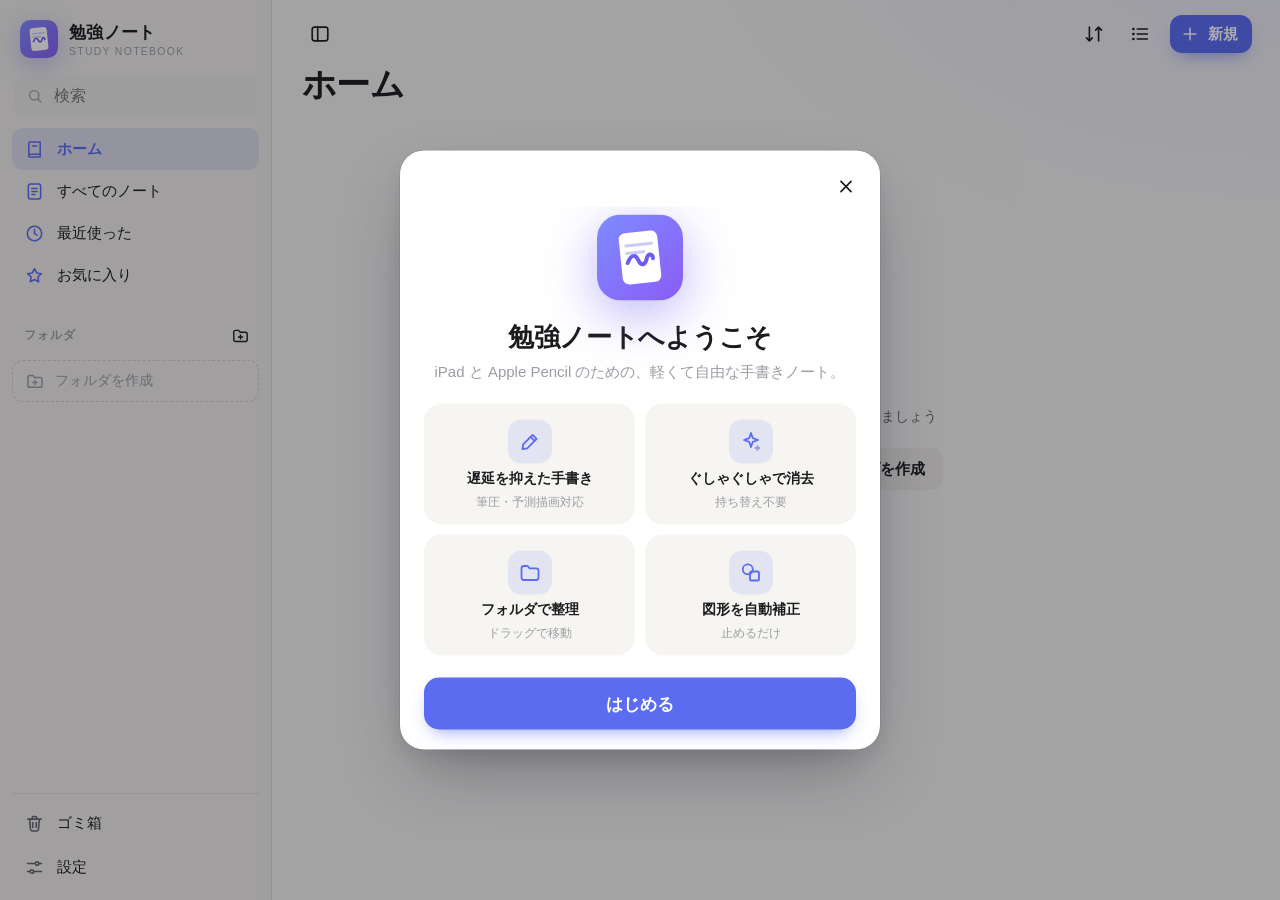
<file: index.html>
<!doctype html>
<html lang="ja" data-theme="light">
<head>
  <meta charset="utf-8">
  <meta name="viewport" content="width=device-width, initial-scale=1, maximum-scale=1, user-scalable=no, viewport-fit=cover">
  <meta name="apple-mobile-web-app-capable" content="yes">
  <meta name="mobile-web-app-capable" content="yes">
  <meta name="apple-mobile-web-app-status-bar-style" content="default">
  <meta name="apple-mobile-web-app-title" content="ノート">
  <meta name="application-name" content="勉強ノート">
  <meta name="theme-color" content="#f4f3ef">
  <meta name="format-detection" content="telephone=no">
  <meta name="description" content="iPad と Apple Pencil のための手書きノート">
  <title>勉強ノート</title>
  <link rel="manifest" href="manifest.webmanifest">
  <link rel="apple-touch-icon" href="icons/icon-180.png">
  <link rel="icon" type="image/png" sizes="192x192" href="icons/icon-192.png">
  <link rel="stylesheet" href="css/app.css">
  <script>
    // 起動時のちらつき防止（テーマを先に決める）
    try {
      var s = JSON.parse(localStorage.getItem('bn.settings.v1') || '{}');
      var dark = s.theme === 'dark' || ((!s.theme || s.theme === 'system') && matchMedia('(prefers-color-scheme: dark)').matches);
      document.documentElement.dataset.theme = dark ? 'dark' : 'light';
    } catch (e) {}
  </script>
</head>
<body>
  <div id="app">
    <div id="library" class="view"></div>
    <div id="editor" class="view" hidden></div>
  </div>
  <div id="overlay-root"></div>
  <div id="boot-fallback" hidden style="position:fixed;inset:0;z-index:10000;place-items:center;padding:24px;background:#f4f3ef;color:#1c1c1f;font:16px/1.6 -apple-system,BlinkMacSystemFont,sans-serif">
    <section style="width:min(440px,100%);padding:28px;border-radius:24px;background:#fff;box-shadow:0 16px 48px #0002;text-align:center">
      <h1 style="margin:0 0 12px;font-size:22px">アプリを起動できません</h1>
      <p style="margin:0 0 20px;color:#64646c">起動処理が完了しませんでした。修復・更新ページを開くと、保存データを残したままアプリを更新できます。</p>
      <pre id="boot-detail" hidden style="max-height:180px;overflow:auto;margin:0 0 16px;padding:12px;border-radius:12px;background:#f3f3f6;color:#41414a;text-align:left;white-space:pre-wrap;overflow-wrap:anywhere;font:12px/1.45 ui-monospace,SFMono-Regular,monospace"></pre>
      <button id="boot-reload" style="border:0;border-radius:14px;padding:12px 22px;background:#5b6cf0;color:#fff;font:600 15px -apple-system,BlinkMacSystemFont,sans-serif">再読み込み</button>
      <a href="recover-v1.6.5.html" style="display:block;margin-top:14px;color:#4d5fe4;font-weight:600">修復・更新ページを開く</a>
    </section>
  </div>
  <noscript>このアプリを使うには JavaScript を有効にしてください。</noscript>
  <script>
    // アプリ本体の起動に失敗しても、新しい Service Worker の確認だけは先に行う。
    try {
      if ('serviceWorker' in navigator && location.protocol !== 'file:') {
        navigator.serviceWorker.register('sw.js', { updateViaCache: 'none' })
          .then((registration) => registration.update().catch(() => {}))
          .catch(() => {});
      }
    } catch (e) {}
  </script>
  <script type="module" src="js/app.js?v=1.6.14"></script>
  <script>
    (() => {
      const root = document.documentElement;
      const fallback = document.getElementById('boot-fallback');
      const detail = document.getElementById('boot-detail');
      const showFallback = () => {
        if (root.classList.contains('ready')) return;
        if (detail.hidden && window.__appStartupStage) {
          detail.textContent = `応答が止まった処理: ${window.__appStartupStage}`;
          detail.hidden = false;
        }
        fallback.hidden = false;
        fallback.style.display = 'grid';
      };
      const describeFailure = (value) => {
        if (root.classList.contains('ready')) return;
        const err = value instanceof Error ? value : null;
        const message = err ? `${err.name}: ${err.message}` : String(value || '起動エラーの詳細を取得できませんでした');
        detail.textContent = (message + (err && err.stack ? `\n${err.stack}` : '')).slice(0, 1800);
        detail.hidden = false;
        showFallback();
      };
      document.getElementById('boot-reload').addEventListener('click', () => location.reload());
      window.addEventListener('error', (event) => {
        if (event.target && event.target !== window && event.target.tagName !== 'SCRIPT') return;
        describeFailure(event.error || event.message || (event.filename ? `Script load failed: ${event.filename}` : 'JavaScript error'));
      });
      window.addEventListener('unhandledrejection', (event) => describeFailure(event.reason));
      window.addEventListener('bn-startup-error', (event) => describeFailure(event.detail));
      const observer = new MutationObserver(() => {
        if (root.classList.contains('ready')) {
          fallback.hidden = true;
          observer.disconnect();
        }
      });
      observer.observe(root, { attributes: true, attributeFilter: ['class'] });
      setTimeout(showFallback, 12000);
    })();
  </script>
</body>
</html>
</file>
<file: css/app.css>
/* =========================================================
   勉強ノート — スタイル
   ========================================================= */
:root {
  --accent: #5b6cf0;
  --accent-rgb: 91, 108, 240;
  --bg: #f4f3ef;
  --side: #efede8;
  --surface: #ffffff;
  --surface-2: #f6f5f1;
  --surface-3: #ebe9e4;
  --text: #1c1c1f;
  --text-2: #64646c;
  --text-3: #9c9ca4;
  --line: rgba(24, 24, 32, 0.08);
  --line-2: rgba(24, 24, 32, 0.14);
  --hover: rgba(24, 24, 32, 0.05);
  --glass: rgba(250, 250, 247, 0.8);
  --pop-bg: rgba(255, 255, 255, 0.9);
  --desk: #e7e5df;
  --danger: #e5484d;
  --shadow-1: 0 1px 2px rgba(20, 20, 30, 0.06), 0 1px 1px rgba(20, 20, 30, 0.04);
  --shadow-2: 0 10px 26px -10px rgba(20, 20, 40, 0.22), 0 2px 6px rgba(20, 20, 40, 0.06);
  --shadow-3: 0 30px 70px -18px rgba(20, 20, 40, 0.38), 0 10px 24px -10px rgba(20, 20, 40, 0.18);
  --ease: cubic-bezier(0.22, 1, 0.36, 1);
  --spring: cubic-bezier(0.34, 1.56, 0.64, 1);
  --font: -apple-system, BlinkMacSystemFont, "SF Pro Text", "Hiragino Sans", "Hiragino Kaku Gothic ProN", "Noto Sans JP", "Yu Gothic UI", "Meiryo", sans-serif;
  --sat: env(safe-area-inset-top, 0px);
  --sab: env(safe-area-inset-bottom, 0px);
  --sal: env(safe-area-inset-left, 0px);
  --sar: env(safe-area-inset-right, 0px);
  color-scheme: light;
}
[data-theme="dark"] {
  --bg: #141416;
  --side: #19191c;
  --surface: #1f1f23;
  --surface-2: #26262b;
  --surface-3: #303036;
  --text: #f2f2f5;
  --text-2: #a7a7b0;
  --text-3: #707079;
  --line: rgba(255, 255, 255, 0.08);
  --line-2: rgba(255, 255, 255, 0.14);
  --hover: rgba(255, 255, 255, 0.07);
  --glass: rgba(28, 28, 32, 0.8);
  --pop-bg: rgba(42, 42, 48, 0.92);
  --desk: #0e0e10;
  --shadow-1: 0 1px 2px rgba(0, 0, 0, 0.4);
  --shadow-2: 0 10px 26px -10px rgba(0, 0, 0, 0.7), 0 2px 6px rgba(0, 0, 0, 0.3);
  --shadow-3: 0 30px 70px -18px rgba(0, 0, 0, 0.85), 0 10px 24px -10px rgba(0, 0, 0, 0.5);
  color-scheme: dark;
}

/* ---------- ベース ---------- */
*, *::before, *::after { box-sizing: border-box; -webkit-tap-highlight-color: transparent; }
html, body {
  height: 100%;
  margin: 0;
  overflow: hidden;
  overscroll-behavior: none;
  background: var(--bg);
  color: var(--text);
  font-family: var(--font);
  font-size: 15px;
  -webkit-font-smoothing: antialiased;
  -webkit-text-size-adjust: 100%;
  -webkit-user-select: none;
  user-select: none;
  -webkit-touch-callout: none;
  touch-action: manipulation;
}
input, textarea { -webkit-user-select: text; user-select: text; }
button { font: inherit; color: inherit; background: none; border: 0; padding: 0; margin: 0; cursor: pointer; -webkit-appearance: none; appearance: none; }
button:focus-visible { outline: 2px solid var(--accent); outline-offset: 2px; }
button:disabled { cursor: default; }
img { -webkit-user-drag: none; }
[hidden] { display: none !important; }
.ic { width: 22px; height: 22px; display: block; flex: none; }
.grow { flex: 1; }
.muted { color: var(--text-3); }
#app { position: fixed; inset: 0; opacity: 0; transition: opacity 0.4s var(--ease); }
html.ready #app { opacity: 1; }
.startup-error { position: fixed; inset: 0; z-index: 10000; display: grid; place-items: center; padding: 24px; background: var(--bg); }
.startup-error-card { width: min(440px, 100%); padding: 28px; border-radius: 24px; background: var(--surface); box-shadow: var(--shadow-3); text-align: center; }
.startup-error-icon { width: 46px; height: 46px; display: grid; place-items: center; margin: 0 auto 14px; border-radius: 50%; background: rgba(var(--accent-rgb), 0.12); color: var(--accent); font-size: 25px; font-weight: 800; }
.startup-error-card h1 { margin: 0 0 10px; font-size: 20px; }
.startup-error-card p { margin: 0 0 20px; color: var(--text-2); font-size: 14px; line-height: 1.65; }
.view { position: absolute; inset: 0; }
::-webkit-scrollbar { width: 8px; height: 8px; }
::-webkit-scrollbar-thumb { background: var(--line-2); border-radius: 4px; }
::-webkit-scrollbar-track { background: transparent; }

/* ---------- ボタン・入力 ---------- */
.ib {
  width: 40px; height: 40px; display: inline-grid; place-items: center; flex: none;
  border-radius: 12px; color: var(--text);
  transition: background 0.2s, transform 0.25s var(--spring), color 0.2s, opacity 0.2s;
}
.ib .ic { width: 22px; height: 22px; }
.ib:active { transform: scale(0.88); background: var(--hover); }
.ib:disabled { opacity: 0.28; pointer-events: none; }
.ib.on { background: rgba(var(--accent-rgb), 0.14); color: var(--accent); }
.ib.sm { width: 30px; height: 30px; border-radius: 9px; }
.ib.sm .ic { width: 19px; height: 19px; }
@media (hover: hover) { .ib:hover { background: var(--hover); } .ib.on:hover { background: rgba(var(--accent-rgb), 0.2); } }

.btn {
  display: inline-flex; align-items: center; justify-content: center; gap: 8px;
  height: 42px; padding: 0 18px; border-radius: 12px;
  font-weight: 600; font-size: 15px; white-space: nowrap;
  background: var(--surface-3); color: var(--text);
  transition: transform 0.25s var(--spring), background 0.2s, box-shadow 0.2s, opacity 0.2s;
}
.btn .ic { width: 20px; height: 20px; }
.btn:active { transform: scale(0.96); }
.btn:disabled { opacity: 0.5; }
.btn.primary { background: var(--accent); color: #fff; box-shadow: 0 8px 18px -8px rgba(var(--accent-rgb), 0.75); }
.btn.danger { background: rgba(229, 72, 77, 0.12); color: var(--danger); }
.btn.block { width: 100%; }
.btn.sm { height: 34px; padding: 0 14px; font-size: 14px; border-radius: 10px; }
.btn.lg { height: 52px; font-size: 17px; border-radius: 15px; }
.pill-btn {
  height: 34px; padding: 0 14px; border-radius: 17px; font-weight: 600; font-size: 14px;
  color: var(--accent); background: rgba(var(--accent-rgb), 0.1); white-space: nowrap;
  transition: background 0.2s, color 0.2s, transform 0.25s var(--spring);
}
.pill-btn:active { transform: scale(0.94); }
.pill-btn.on { background: var(--accent); color: #fff; }
.chip {
  display: inline-flex; align-items: center; gap: 7px; height: 38px; padding: 0 12px;
  border-radius: 11px; background: var(--surface-2); font-size: 14px; font-weight: 500;
  box-shadow: inset 0 0 0 1.5px var(--line); transition: box-shadow 0.2s, background 0.2s, color 0.2s;
}
.chip.on { box-shadow: inset 0 0 0 2px var(--accent); background: rgba(var(--accent-rgb), 0.08); color: var(--accent); }
.input {
  width: 100%; height: 46px; padding: 0 14px; border-radius: 12px;
  border: 1.5px solid var(--line-2); background: var(--surface); color: var(--text);
  font: inherit; font-size: 16px; outline: none; transition: border-color 0.2s, box-shadow 0.2s;
}
.input:focus { border-color: var(--accent); box-shadow: 0 0 0 4px rgba(var(--accent-rgb), 0.15); }
.input.big { font-size: 18px; font-weight: 600; height: 52px; }

.switch {
  width: 51px; height: 31px; border-radius: 16px; position: relative; flex: none;
  background: var(--surface-3); box-shadow: inset 0 0 0 1px var(--line); transition: background 0.25s;
}
.switch i {
  position: absolute; left: 2px; top: 2px; width: 27px; height: 27px; border-radius: 50%;
  background: #fff; box-shadow: 0 2px 6px rgba(0, 0, 0, 0.22); transition: transform 0.35s var(--spring);
}
.switch.on { background: #34c759; }
.switch.on i { transform: translateX(20px); }

.seg {
  display: grid; grid-auto-flow: column; grid-auto-columns: 1fr; position: relative;
  padding: 3px; border-radius: 11px; background: var(--surface-3); min-width: 0;
}
.seg-pill {
  position: absolute; top: 3px; bottom: 3px; left: 3px; width: calc((100% - 6px) / var(--n));
  border-radius: 8px; background: var(--surface); box-shadow: 0 2px 6px rgba(0, 0, 0, 0.12);
  transition: transform 0.4s var(--spring);
}
[data-theme="dark"] .seg-pill { background: #4a4a53; }
.seg-btn {
  position: relative; z-index: 1; height: 32px; padding: 0 10px; font-size: 13px; font-weight: 600;
  color: var(--text-2); display: flex; align-items: center; justify-content: center; gap: 4px; white-space: nowrap;
  transition: color 0.2s;
}
.seg-btn .ic { width: 16px; height: 16px; }
.seg-btn.on { color: var(--text); }
.seg.mini { border-radius: 10px; }
.seg.mini .seg-btn { height: 30px; font-size: 12px; padding: 0 9px; }

.slider { display: flex; align-items: center; gap: 10px; width: 100%; }
.range { -webkit-appearance: none; appearance: none; flex: 1; height: 30px; background: transparent; margin: 0; min-width: 120px; }
.range::-webkit-slider-runnable-track { height: 6px; border-radius: 3px; background: linear-gradient(90deg, var(--accent) var(--p, 50%), var(--surface-3) var(--p, 50%)); }
.range::-webkit-slider-thumb { -webkit-appearance: none; width: 26px; height: 26px; border-radius: 50%; background: #fff; margin-top: -10px; box-shadow: 0 2px 8px rgba(0, 0, 0, 0.25), 0 0 0 0.5px rgba(0, 0, 0, 0.1); }
.range::-moz-range-track { height: 6px; border-radius: 3px; background: var(--surface-3); }
.range::-moz-range-progress { height: 6px; border-radius: 3px; background: var(--accent); }
.range::-moz-range-thumb { width: 24px; height: 24px; border: 0; border-radius: 50%; background: #fff; box-shadow: 0 2px 8px rgba(0, 0, 0, 0.25); }
.slider-val { min-width: 44px; text-align: right; font-variant-numeric: tabular-nums; color: var(--text-2); font-size: 13px; }

.swatches { display: flex; flex-wrap: wrap; gap: 10px; }
.swatch {
  width: 34px; height: 34px; border-radius: 50%; background: var(--c); position: relative;
  box-shadow: inset 0 0 0 1px rgba(0, 0, 0, 0.14); transition: transform 0.3s var(--spring);
}
.swatch:active { transform: scale(0.86); }
.swatch.on::after { content: ''; position: absolute; inset: -5px; border-radius: 50%; border: 2.5px solid var(--accent); animation: ringIn 0.35s var(--spring); }

.color-grid { display: grid; grid-template-columns: repeat(5, 36px); gap: 10px; }
.cg-sw {
  width: 36px; height: 36px; border-radius: 50%; background: var(--c); position: relative;
  box-shadow: inset 0 0 0 1px rgba(0, 0, 0, 0.14); transition: transform 0.3s var(--spring);
}
.cg-sw:active { transform: scale(0.86); }
.cg-sw.on::after { content: ''; position: absolute; inset: -4px; border-radius: 50%; border: 2.5px solid var(--accent); animation: ringIn 0.35s var(--spring); }
.cg-custom { background: conic-gradient(#ff4d4d, #ffd60a, #34c759, #3bc9f0, #5b6cf0, #e5507f, #ff4d4d); display: grid; place-items: center; color: #fff; overflow: visible; cursor: pointer; }
.cg-custom .ic { width: 18px; height: 18px; filter: drop-shadow(0 1px 1px rgba(0, 0, 0, 0.5)); }
.cg-custom input { position: absolute; inset: 0; width: 100%; height: 100%; opacity: 0; cursor: pointer; border: 0; padding: 0; }

/* =========================================================
   ライブラリ
   ========================================================= */
#library { display: flex; background: var(--bg); overflow: hidden; overflow: clip; transform-origin: 50% 40%; }
#editor, .lib-main, .sidebar { overflow: hidden; overflow: clip; }
#library::before {
  content: ''; position: absolute; inset: 0; pointer-events: none;
  background: radial-gradient(900px 520px at 100% -10%, rgba(var(--accent-rgb), 0.09), transparent 65%),
              radial-gradient(700px 420px at -10% 110%, rgba(var(--accent-rgb), 0.05), transparent 60%);
}
.sidebar {
  width: 272px; flex: none; position: relative; z-index: 20; display: flex; flex-direction: column; gap: 2px;
  padding: calc(var(--sat) + 18px) 12px calc(var(--sab) + 12px) calc(var(--sal) + 12px);
  background: var(--side); border-right: 1px solid var(--line);
  transition: margin-left 0.45s var(--ease), transform 0.45s var(--ease), box-shadow 0.45s;
}
#library.sb-hidden:not(.narrow) .sidebar { margin-left: calc(-273px - var(--sal)); }
#library.narrow .sidebar { position: absolute; left: 0; top: 0; bottom: 0; box-shadow: var(--shadow-3); }
#library.narrow.sb-hidden .sidebar { transform: translateX(-105%); box-shadow: none; }
.sb-scrim { display: none; }
#library.narrow:not(.sb-hidden) .sb-scrim { display: block; position: absolute; inset: 0; z-index: 15; background: rgba(10, 10, 20, 0.28); animation: fadeIn 0.3s; }
#library.dragging .sb-scrim { pointer-events: none; }

.sb-logo { display: flex; align-items: center; gap: 11px; padding: 2px 8px 16px; }
.logo-mark svg { width: 38px; height: 38px; display: block; filter: drop-shadow(0 6px 12px rgba(109, 92, 240, 0.35)); }
.logo-text b { display: block; font-size: 17px; letter-spacing: 0.02em; }
.logo-text small { display: block; font-size: 10.5px; color: var(--text-3); letter-spacing: 0.12em; text-transform: uppercase; margin-top: 1px; }
.search {
  display: flex; align-items: center; gap: 8px; height: 40px; padding: 0 12px; margin: 0 2px 10px;
  border-radius: 12px; background: var(--surface-3); color: var(--text-3);
  transition: box-shadow 0.2s, background 0.2s;
}
.search:focus-within { box-shadow: 0 0 0 2px rgba(var(--accent-rgb), 0.5); background: var(--surface); }
.search .ic { width: 18px; height: 18px; }
.search-in { flex: 1; min-width: 0; border: 0; outline: none; background: transparent; color: var(--text); font: inherit; font-size: 16px; }
.search-in::-webkit-search-cancel-button { -webkit-appearance: none; }
.sb-item {
  display: flex; align-items: center; gap: 12px; width: 100%; height: 42px; padding: 0 12px;
  border-radius: 11px; font-size: 15px; font-weight: 500; text-align: left; position: relative;
  transition: background 0.2s, color 0.2s, transform 0.25s var(--spring), box-shadow 0.2s;
}
.sb-item .ic { width: 21px; height: 21px; color: var(--accent); }
.sb-item span { flex: 1; }
.sb-item:active { transform: scale(0.97); }
@media (hover: hover) { .sb-item:hover, .tree-row:hover { background: var(--hover); } }
.sb-item.active, .tree-row.active { background: rgba(var(--accent-rgb), 0.13); color: var(--accent); font-weight: 600; }
.cnt { margin-left: auto; font-style: normal; font-size: 13px; font-weight: 500; color: var(--text-3); font-variant-numeric: tabular-nums; }
.sb-sec {
  display: flex; align-items: center; justify-content: space-between; margin-top: 16px;
  padding: 6px 4px 6px 12px; font-size: 12px; font-weight: 700; color: var(--text-3); letter-spacing: 0.07em;
  border-radius: 10px; transition: background 0.2s, box-shadow 0.2s;
}
.sb-tree-wrap { flex: 1; min-height: 0; overflow-y: auto; margin: 0 -6px; padding: 2px 6px 10px; touch-action: pan-y; }
.tree-row {
  display: flex; align-items: center; gap: 6px; height: 40px; border-radius: 11px; cursor: pointer;
  padding: 0 12px 0 calc(4px + var(--depth, 0) * 18px); font-size: 15px;
  transition: background 0.2s, transform 0.25s var(--spring), box-shadow 0.2s;
}
.tree-row.pressing { transform: scale(0.98); }
.tree-chev { width: 24px; height: 24px; display: grid; place-items: center; flex: none; border-radius: 7px; color: var(--text-3); transition: transform 0.3s var(--ease); }
.tree-chev .ic { width: 15px; height: 15px; }
.tree-chev.open { transform: rotate(90deg); }
.tree-chev.none { visibility: hidden; }
.tree-ic .ic { width: 21px; height: 21px; }
.tree-name { flex: 1; min-width: 0; white-space: nowrap; overflow: hidden; text-overflow: ellipsis; }
.tree-empty { display: flex; align-items: center; gap: 10px; width: 100%; height: 42px; padding: 0 12px; border-radius: 11px; color: var(--text-3); border: 1.5px dashed var(--line-2); font-size: 14px; }
.tree-empty .ic { width: 20px; height: 20px; }
.sb-foot { border-top: 1px solid var(--line); padding-top: 8px; display: flex; flex-direction: column; gap: 2px; }
.sb-foot .sb-item .ic { color: var(--text-2); }

[data-drop].drop-over { background: rgba(var(--accent-rgb), 0.2) !important; box-shadow: inset 0 0 0 2px var(--accent) !important; transform: scale(1.03); }

.lib-main { flex: 1; min-width: 0; position: relative; display: flex; flex-direction: column; }
.lib-head {
  position: relative; z-index: 5; padding: calc(var(--sat) + 12px) calc(var(--sar) + 28px) 8px 28px;
  transition: background 0.3s, box-shadow 0.3s;
}
.lib-head.scrolled { background: var(--glass); -webkit-backdrop-filter: blur(22px) saturate(1.7); backdrop-filter: blur(22px) saturate(1.7); box-shadow: 0 0.5px 0 var(--line-2); }
.lh-top { display: flex; align-items: center; gap: 6px; min-height: 44px; }
.lh-title { display: flex; align-items: baseline; gap: 12px; padding: 6px 2px 4px; min-width: 0; }
.lib-title { margin: 0; font-size: 34px; font-weight: 800; letter-spacing: -0.02em; white-space: nowrap; overflow: hidden; text-overflow: ellipsis; }
.lib-sub { color: var(--text-3); font-size: 14px; white-space: nowrap; }
.new-btn { height: 38px; padding: 0 14px 0 10px; margin-left: 4px; }
.crumbs { display: flex; align-items: center; gap: 0; min-width: 0; overflow: hidden; }
.crumb { height: 32px; padding: 0 8px; border-radius: 8px; color: var(--accent); font-size: 14px; font-weight: 500; white-space: nowrap; }
.crumb:active { background: var(--hover); }
.crumb-sep .ic { width: 14px; height: 14px; color: var(--text-3); }
.lib-scroll {
  flex: 1; min-height: 0; overflow-y: auto; -webkit-overflow-scrolling: touch; overscroll-behavior: contain; touch-action: pan-y;
  padding: 10px calc(var(--sar) + 28px) calc(var(--sab) + 120px) 28px; position: relative;
}
.lib-sec { margin-bottom: 30px; }
.lib-sec h2 { margin: 4px 2px 14px; font-size: 13px; font-weight: 700; color: var(--text-3); letter-spacing: 0.07em; }

/* ノートカード */
.note-grid { display: grid; grid-template-columns: repeat(auto-fill, minmax(158px, 1fr)); gap: 30px 24px; }
.note-card, .recent-card { position: relative; display: flex; flex-direction: column; gap: 10px; cursor: pointer; -webkit-touch-callout: none; }
.anim .note-card, .anim .folder-card, .anim .recent-card, .anim .note-row { animation: cardIn 0.6s var(--ease) backwards; animation-delay: calc(var(--i, 0) * 28ms); }
.nc-cover {
  position: relative; aspect-ratio: 3 / 4; border-radius: 5px 13px 13px 5px; overflow: hidden;
  background-color: var(--cover, #5b6cf0);
  background-image: linear-gradient(140deg, rgba(255, 255, 255, 0.26), rgba(255, 255, 255, 0) 45%, rgba(0, 0, 0, 0.14));
  box-shadow: 0 1px 1px rgba(0, 0, 0, 0.08), 0 12px 26px -12px rgba(20, 20, 40, 0.42), inset 0 0 0 1px rgba(0, 0, 0, 0.06);
  transition: transform 0.4s var(--spring), box-shadow 0.4s, opacity 0.3s;
}
.nc-spine { position: absolute; left: 0; top: 0; bottom: 0; width: 15px; background: linear-gradient(90deg, rgba(0, 0, 0, 0.22), rgba(255, 255, 255, 0.14) 45%, rgba(0, 0, 0, 0.1)); }
.nc-spine::after { content: ''; position: absolute; left: 6px; top: 8px; bottom: 8px; border-left: 2px dotted rgba(255, 255, 255, 0.45); }
.nc-paper {
  position: absolute; inset: 7px 7px 7px 19px; border-radius: 3px 8px 8px 3px; overflow: hidden; background: #fff;
  box-shadow: 0 1px 3px rgba(0, 0, 0, 0.18), 0 0 0 0.5px rgba(0, 0, 0, 0.06);
}
.nc-paper img { width: 100%; height: 100%; display: block; object-fit: cover; object-position: top center; opacity: 0; transition: opacity 0.35s; pointer-events: none; }
.nc-paper img.ok { opacity: 1; }
.note-card.pressing .nc-cover, .recent-card.pressing .nc-cover { transform: scale(0.95); }
.note-card.long .nc-cover, .recent-card.long .nc-cover, .note-row.long .nc-cover { transform: scale(1.06) rotate(-1.5deg); box-shadow: var(--shadow-3); }
@media (hover: hover) { .note-card:hover .nc-cover { transform: translateY(-4px); box-shadow: 0 2px 2px rgba(0, 0, 0, 0.06), 0 22px 36px -14px rgba(20, 20, 40, 0.45); } }
.nc-fav { position: absolute; right: 7px; top: 7px; color: #ffc928; filter: drop-shadow(0 1px 2px rgba(0, 0, 0, 0.35)); }
.nc-fav .ic { width: 22px; height: 22px; }
.nc-check {
  position: absolute; right: 9px; bottom: 9px; width: 28px; height: 28px; border-radius: 50%;
  border: 2px solid #fff; background: rgba(0, 0, 0, 0.25); color: #fff; place-items: center; display: none;
  box-shadow: 0 2px 6px rgba(0, 0, 0, 0.25); transition: background 0.2s, transform 0.3s var(--spring);
}
.nc-check .ic { width: 17px; height: 17px; opacity: 0; transition: opacity 0.2s; }
#library.selecting .nc-check { display: grid; }
.selected .nc-check { background: var(--accent); border-color: #fff; transform: scale(1.08); }
.selected .nc-check .ic { opacity: 1; }
.note-card.selected .nc-cover { transform: scale(0.95); box-shadow: 0 0 0 3px var(--bg), 0 0 0 6px var(--accent); }
.nc-row { display: flex; align-items: flex-start; gap: 2px; }
.nc-meta { flex: 1; min-width: 0; padding-left: 2px; }
.nc-title { font-size: 15px; font-weight: 600; line-height: 1.32; display: -webkit-box; -webkit-line-clamp: 2; -webkit-box-orient: vertical; overflow: hidden; word-break: break-word; }
.nc-sub { font-size: 12px; color: var(--text-3); margin-top: 3px; white-space: nowrap; overflow: hidden; text-overflow: ellipsis; }
.nc-more { width: 32px; height: 32px; display: grid; place-items: center; flex: none; border-radius: 50%; color: var(--text-3); margin: -5px -6px 0 0; transition: background 0.2s; }
.nc-more .ic { width: 20px; height: 20px; }
.nc-more:active { background: var(--hover); }
#library.selecting .nc-more { visibility: hidden; }
.drag-src { opacity: 0.3 !important; }
.drag-ghost { position: fixed !important; z-index: 1000; pointer-events: none; margin: 0 !important; box-shadow: var(--shadow-3) !important; animation: none !important; transition: none !important; }
.drag-ghost.tree-row, .drag-ghost.folder-card { background: var(--surface) !important; }
.drag-badge { position: absolute; right: -6px; top: -6px; min-width: 26px; height: 26px; padding: 0 7px; border-radius: 13px; background: var(--accent); color: #fff; font-weight: 700; font-size: 13px; display: grid; place-items: center; box-shadow: 0 2px 8px rgba(0, 0, 0, 0.3); }

/* リスト表示 */
.note-list { display: flex; flex-direction: column; gap: 2px; padding: 6px; border-radius: 18px; background: var(--surface); box-shadow: var(--shadow-1); }
.note-row { display: flex; align-items: center; gap: 14px; padding: 8px 6px 8px 10px; border-radius: 13px; cursor: pointer; transition: background 0.2s; }
.note-row.pressing { background: var(--hover); }
.note-row.selected { background: rgba(var(--accent-rgb), 0.1); }
.note-row .nc-cover { width: 46px; flex: none; border-radius: 3px 8px 8px 3px; }
.note-row .nc-spine { width: 8px; }
.note-row .nc-spine::after { display: none; }
.note-row .nc-paper { inset: 3px 3px 3px 10px; }
.note-row .nc-fav .ic, .note-row .nc-check { display: none !important; }
.nr-meta { flex: 1; min-width: 0; }
.nr-meta .nc-title { -webkit-line-clamp: 1; }
.nr-folder { display: flex; align-items: center; gap: 5px; font-size: 12px; max-width: 30%; }
.nr-folder .ic { width: 16px; height: 16px; }
.nr-folder span { color: var(--text-2); white-space: nowrap; overflow: hidden; text-overflow: ellipsis; }

/* 最近使ったノート */
.recent-strip {
  display: flex; gap: 18px; overflow-x: auto; scroll-snap-type: x proximity; touch-action: pan-x pan-y;
  margin: 0 calc(-1 * (var(--sar) + 28px)) 0 -28px; padding: 4px calc(var(--sar) + 28px) 14px 28px; scrollbar-width: none;
}
.recent-strip::-webkit-scrollbar { display: none; }
.recent-card { width: 112px; flex: none; scroll-snap-align: start; gap: 8px; }
.recent-card .nc-title { font-size: 13px; font-weight: 600; -webkit-line-clamp: 1; padding: 0 2px; }

/* フォルダカード */
.folder-grid { display: grid; grid-template-columns: repeat(auto-fill, minmax(214px, 1fr)); gap: 14px; }
.folder-card {
  position: relative; display: flex; align-items: center; gap: 12px; padding: 14px 10px 14px 14px; overflow: hidden;
  border-radius: 18px; background: var(--surface); box-shadow: var(--shadow-1), inset 0 0 0 1px var(--line); cursor: pointer;
  transition: transform 0.35s var(--spring), box-shadow 0.3s, background 0.2s;
}
.folder-card::before { content: ''; position: absolute; inset: 0; pointer-events: none; background: linear-gradient(120deg, color-mix(in srgb, var(--fc) 13%, transparent), transparent 62%); }
.folder-card.pressing { transform: scale(0.97); }
.folder-card.long { transform: scale(1.04); box-shadow: var(--shadow-3); }
@media (hover: hover) { .folder-card:hover { transform: translateY(-2px); box-shadow: var(--shadow-2); } }
.fc-ic { position: relative; width: 46px; height: 46px; flex: none; display: grid; place-items: center; border-radius: 13px; color: var(--fc); background: color-mix(in srgb, var(--fc) 16%, transparent); }
.fc-ic .ic { width: 27px; height: 27px; }
.fc-meta { position: relative; flex: 1; min-width: 0; }
.fc-name { font-size: 15px; font-weight: 650; white-space: nowrap; overflow: hidden; text-overflow: ellipsis; }
.fc-sub { font-size: 12px; color: var(--text-3); margin-top: 2px; }
.folder-card .nc-more { margin: 0; position: relative; }

/* 空の状態 */
.empty { display: flex; flex-direction: column; align-items: center; text-align: center; padding: 7vh 20px; color: var(--text-2); animation: fadeUp 0.7s var(--ease) backwards; }
.empty-art { width: 220px; height: 160px; color: var(--text); animation: floaty 4s ease-in-out infinite; }
.empty h3 { margin: 18px 0 6px; font-size: 21px; color: var(--text); }
.empty p { margin: 0 0 22px; font-size: 14px; }
.empty-actions { display: flex; flex-wrap: wrap; justify-content: center; gap: 10px; }
.trash-bar { display: flex; align-items: center; justify-content: space-between; gap: 12px; margin-bottom: 20px; padding: 12px 14px 12px 18px; border-radius: 16px; background: var(--surface); box-shadow: var(--shadow-1); font-size: 14px; color: var(--text-2); }

/* 選択バー */
.sel-bar {
  position: absolute; left: 50%; bottom: calc(var(--sab) + 18px); z-index: 10;
  display: flex; align-items: center; gap: 4px; padding: 8px; border-radius: 20px; max-width: calc(100% - 24px);
  box-shadow: var(--shadow-3), 0 0 0 0.5px var(--line-2); transform: translate(-50%, calc(100% + 60px)); opacity: 0; pointer-events: none;
  transition: transform 0.5s var(--spring), opacity 0.3s;
}
.sel-bar.show { transform: translate(-50%, 0); opacity: 1; pointer-events: auto; }
.sel-count { font-weight: 700; padding: 0 8px 0 10px; white-space: nowrap; }
.sb-act { display: flex; flex-direction: column; align-items: center; gap: 2px; min-width: 62px; padding: 6px 10px; border-radius: 12px; font-size: 11px; font-weight: 600; transition: background 0.2s, opacity 0.2s; }
.sb-act .ic { width: 22px; height: 22px; }
.sb-act:active { background: var(--hover); }
.sb-act.danger { color: var(--danger); }
.sb-act:disabled { opacity: 0.3; }

/* =========================================================
   エディタ
   ========================================================= */
#editor { background: var(--desk); overflow: hidden; z-index: 10; }
.stage { position: absolute; inset: 0; overflow: hidden; touch-action: none; -webkit-user-select: none; user-select: none; -webkit-touch-callout: none; }
.world { position: absolute; left: 0; top: 0; transform-origin: 0 0; will-change: transform; }
.page { position: absolute; border-radius: 2px; box-shadow: 0 0 0 0.5px rgba(0, 0, 0, 0.08), 0 2px 4px rgba(0, 0, 0, 0.05), 0 20px 44px -20px rgba(30, 30, 50, 0.4); }
[data-theme="dark"] .page { box-shadow: 0 0 0 0.5px rgba(255, 255, 255, 0.06), 0 20px 44px -20px rgba(0, 0, 0, 0.9); }
.page-cv { position: absolute; left: 0; top: 0; width: 100%; height: 100%; border-radius: inherit; }
.page-num { position: absolute; left: 0; right: 0; top: 100%; margin-top: 12px; text-align: center; font-size: 13px; font-weight: 700; color: var(--text-3); font-variant-numeric: tabular-nums; pointer-events: none; }
.world.over { pointer-events: none; }
/* 表示倍率ちょうどの解像度で描くタイル（画面座標・デバイスピクセルに揃えて配置） */
.tile-root { position: absolute; inset: 0; overflow: hidden; pointer-events: none; }
.tile-layer { position: absolute; left: 0; top: 0; transform-origin: 0 0; will-change: transform; }
.tile { position: absolute; pointer-events: none; }
/* 最後のページの右にある「新しいページ」（横に引っ張る／タップで追加） */
.page-ghost {
  position: absolute; display: grid; place-items: center; border-radius: 6px; color: var(--text-3);
  border: 3px dashed color-mix(in srgb, var(--text-3) 60%, transparent); background: transparent; opacity: 0.75;
  transition: background 0.25s, border-color 0.25s, color 0.25s, opacity 0.25s;
}
.page-ghost .pg-in { display: flex; flex-direction: column; align-items: center; gap: 12px; transform: scale(calc(0.92 + var(--pull, 0) * 0.16)); transition: transform 0.15s; }
.pg-ic { width: 84px; height: 84px; border-radius: 50%; display: grid; place-items: center; color: var(--accent); background: rgba(var(--accent-rgb), calc(0.08 + var(--pull, 0) * 0.18)); transition: background 0.25s, color 0.25s; }
.pg-ic .ic { width: 42px; height: 42px; }
.page-ghost b { font-size: 26px; }
.page-ghost small { font-size: 17px; opacity: 0.8; }
.page-ghost.pulling { opacity: 1; }
.page-ghost.armed { border-color: var(--accent); color: var(--accent); background: rgba(var(--accent-rgb), 0.06); }
.page-ghost.armed .pg-ic { background: var(--accent); color: #fff; animation: popIn 0.4s var(--spring); }
.page-ghost:active { background: rgba(var(--accent-rgb), 0.08); }
.ink-wrap { position: absolute; inset: 0; pointer-events: none; }
.ink-layer, .fx-layer { position: absolute; left: 0; top: 0; pointer-events: none; }
.sel-canvas { position: absolute; pointer-events: none; transform-origin: 50% 50%; transition: filter 0.25s; }
.sel-canvas.lifted { filter: drop-shadow(0 12px 18px rgba(0, 0, 0, 0.22)); }

.sel-ui { position: absolute; inset: 0; pointer-events: none; display: none; z-index: 5; }
.sel-ui.on { display: block; }
.sel-box { position: absolute; left: 0; top: 0; border: 1.5px dashed var(--accent); border-radius: 7px; background: rgba(var(--accent-rgb), 0.04); transform-origin: 50% 50%; animation: selIn 0.35s var(--spring); }
.sel-box.locked { border-color: var(--text-3); background: rgba(90, 96, 108, 0.035); }
.sel-lock-badge { position: absolute; right: 4px; top: 4px; width: 22px; height: 22px; display: grid; place-items: center; border-radius: 7px; color: var(--text-2); background: var(--surface); box-shadow: var(--shadow-1); }
.sel-lock-badge .ic { width: 14px; height: 14px; }
.sel-ui.dragging .sel-box { border-style: solid; background: transparent; }
.sel-h { position: absolute; width: 16px; height: 16px; border-radius: 50%; background: #fff; border: 2.5px solid var(--accent); box-shadow: 0 1px 4px rgba(0, 0, 0, 0.3); }
.sel-h.nw { left: -9px; top: -9px; }
.sel-h.ne { right: -9px; top: -9px; }
.sel-h.se { right: -9px; bottom: -9px; }
.sel-h.sw { left: -9px; bottom: -9px; }
.sel-rot { position: absolute; left: 50%; top: -40px; width: 22px; height: 22px; margin-left: -11px; border-radius: 50%; background: var(--accent); border: 2.5px solid #fff; box-shadow: 0 2px 6px rgba(0, 0, 0, 0.3); }
.sel-rot-line { position: absolute; left: 50%; top: -20px; width: 1.5px; height: 20px; margin-left: -0.75px; background: var(--accent); }
.sel-menu {
  position: absolute; left: 0; top: 0; display: flex; gap: 2px; padding: 5px; border-radius: 17px; pointer-events: auto;
  max-width: calc(100vw - 16px); overflow-x: auto; scrollbar-width: none;
  background: var(--pop-bg); box-shadow: var(--shadow-3), 0 0 0 0.5px var(--line-2);
  -webkit-backdrop-filter: blur(26px) saturate(1.8); backdrop-filter: blur(26px) saturate(1.8);
  transition: opacity 0.2s; animation: menuIn 0.4s var(--spring);
}
.sel-menu::-webkit-scrollbar { display: none; }
.sel-ui.dragging .sel-menu { opacity: 0; pointer-events: none; }
.sel-btn { display: flex; flex: 0 0 auto; flex-direction: column; align-items: center; gap: 3px; min-width: 54px; padding: 7px 8px 6px; border-radius: 12px; font-size: 11px; font-weight: 600; color: var(--text); transition: background 0.2s, transform 0.25s var(--spring); }
.sel-btn .ic { width: 21px; height: 21px; }
.sel-btn:active { background: var(--hover); transform: scale(0.92); }
.sel-btn.danger { color: var(--danger); }

.text-edit {
  position: absolute; left: 0; top: 0; z-index: 6; margin: 0; padding: 0; border: 0; border-radius: 2px; resize: none; overflow: hidden;
  transform-origin: 0 0; background: rgba(var(--accent-rgb), 0.05); outline: 1.5px dashed var(--accent); outline-offset: 5px;
  font-family: -apple-system, BlinkMacSystemFont, "Hiragino Sans", "Hiragino Kaku Gothic ProN", "Noto Sans JP", "Yu Gothic UI", "Meiryo", sans-serif;
  line-height: 1.45; white-space: pre-wrap; overflow-wrap: break-word; caret-color: var(--accent); touch-action: manipulation;
}
.pen-cursor { position: absolute; left: 0; top: 0; z-index: 4; border-radius: 50%; pointer-events: none; opacity: 0; transition: opacity 0.15s, width 0.2s, height 0.2s; }
.pen-cursor.eraser { border: 1.5px solid rgba(110, 110, 120, 0.9); background: rgba(255, 255, 255, 0.28); box-shadow: inset 0 0 0 1px rgba(255, 255, 255, 0.7), 0 1px 4px rgba(0, 0, 0, 0.15); }
.pen-cursor.eraser.on { opacity: 1; }
.pen-cursor.pen, .pen-cursor.hl { background: var(--c); }
.pen-cursor.pen.on { opacity: 0.5; }
.pen-cursor.hl.on { opacity: 0.3; }
.snap-pulse { position: absolute; z-index: 4; width: 64px; height: 64px; margin: -32px 0 0 -32px; border-radius: 50%; border: 2.5px solid var(--accent); pointer-events: none; animation: pulse 0.65s var(--ease) forwards; }

/* ヘッダー */
.glass { background: var(--glass); -webkit-backdrop-filter: blur(24px) saturate(1.8); backdrop-filter: blur(24px) saturate(1.8); }
.ed-head {
  position: absolute; left: 0; right: 0; top: 0; z-index: 20; display: flex; align-items: center; gap: 2px;
  padding: calc(var(--sat) + 6px) calc(var(--sar) + 10px) 6px calc(var(--sal) + 10px); box-shadow: 0 0.5px 0 var(--line-2);
}
.ed-head .back .ic { width: 26px; height: 26px; }
.ed-title { display: flex; align-items: center; gap: 4px; height: 40px; min-width: 0; max-width: 42vw; padding: 0 10px; border-radius: 12px; font-size: 17px; font-weight: 700; transition: background 0.2s; }
.ed-title:active { background: var(--hover); }
.ed-title-t { white-space: nowrap; overflow: hidden; text-overflow: ellipsis; }
.ed-title-c .ic { width: 16px; height: 16px; color: var(--text-3); }
.hsep { width: 1px; height: 24px; margin: 0 6px; background: var(--line-2); flex: none; }

/* ツールドック */
.dock-wrap { position: absolute; z-index: 19; display: flex; pointer-events: none; }
.dock-wrap[data-pos="top"] { left: 0; right: 0; top: calc(var(--sat) + 64px); justify-content: center; padding: 0 12px; }
.dock-wrap[data-pos="bottom"] { left: 0; right: 0; bottom: calc(var(--sab) + 14px); justify-content: center; padding: 0 12px; }
.dock-wrap[data-pos="left"] { left: calc(var(--sal) + 12px); top: calc(var(--sat) + 64px); bottom: calc(var(--sab) + 14px); align-items: center; }
.dock-wrap[data-pos="right"] { right: calc(var(--sar) + 12px); top: calc(var(--sat) + 64px); bottom: calc(var(--sab) + 14px); align-items: center; }
.dock {
  pointer-events: auto; display: flex; align-items: center; gap: 4px; padding: 6px; border-radius: 22px; max-width: 100%;
  overflow-x: auto; overflow-y: hidden; scrollbar-width: none; box-shadow: var(--shadow-2), 0 0 0 0.5px var(--line-2);
  transition: box-shadow 0.3s, opacity 0.2s;
}
.dock::-webkit-scrollbar { display: none; }
.dock.dragging { box-shadow: var(--shadow-3), 0 0 0 0.5px var(--line-2); opacity: 0.94; }
.dock-wrap[data-pos="left"] .dock, .dock-wrap[data-pos="right"] .dock { flex-direction: column; max-height: 100%; overflow-y: auto; overflow-x: hidden; }
.dock-grip { width: 20px; height: 38px; flex: none; display: grid; place-items: center; color: var(--text-3); cursor: grab; touch-action: none; border-radius: 8px; }
.dock-grip .ic { width: 18px; height: 18px; }
.dock-grip:active { cursor: grabbing; background: var(--hover); }
.dock-wrap[data-pos="left"] .dock-grip, .dock-wrap[data-pos="right"] .dock-grip { width: 38px; height: 20px; }
.dock-wrap[data-pos="left"] .dock-grip .ic, .dock-wrap[data-pos="right"] .dock-grip .ic { transform: rotate(90deg); }
.dock-tools { position: relative; display: flex; gap: 2px; flex: none; }
.dock-wrap[data-pos="left"] .dock-tools, .dock-wrap[data-pos="right"] .dock-tools,
.dock-wrap[data-pos="left"] .dock-opts, .dock-wrap[data-pos="right"] .dock-opts,
.dock-wrap[data-pos="left"] .slots, .dock-wrap[data-pos="right"] .slots { flex-direction: column; }
.tool-pill { position: absolute; left: 0; top: 0; border-radius: 14px; background: rgba(var(--accent-rgb), 0.15); pointer-events: none; transition: transform 0.5s var(--spring), width 0.3s, height 0.3s; }
.tool { position: relative; z-index: 1; width: 46px; height: 46px; display: grid; place-items: center; border-radius: 14px; color: var(--text-2); transition: color 0.2s, transform 0.3s var(--spring); }
.tool .ic { width: 25px; height: 25px; }
.tool:active { transform: scale(0.86); }
.tool.on { color: var(--accent); }
.tool.on .ic { animation: toolPop 0.5s var(--spring); }
.dock-sep { width: 1px; height: 28px; margin: 0 4px; flex: none; background: var(--line-2); }
.dock-wrap[data-pos="left"] .dock-sep, .dock-wrap[data-pos="right"] .dock-sep { width: 28px; height: 1px; margin: 4px 0; }
.dock-opts { display: flex; align-items: center; gap: 4px; flex: none; animation: fadeIn 0.3s; }
.dock-wrap[data-pos="left"] .seg.mini, .dock-wrap[data-pos="right"] .seg.mini { grid-auto-flow: row; }
.dock-wrap[data-pos="left"] .seg.mini .seg-pill, .dock-wrap[data-pos="right"] .seg.mini .seg-pill { display: none; }
.dock-wrap[data-pos="left"] .seg.mini .seg-btn.on, .dock-wrap[data-pos="right"] .seg.mini .seg-btn.on { background: var(--surface); border-radius: 8px; box-shadow: 0 2px 6px rgba(0, 0, 0, 0.12); }
.slots { display: flex; gap: 2px; }
.slot { position: relative; width: 40px; height: 40px; display: grid; place-items: center; border-radius: 13px; transition: transform 0.3s var(--spring), background 0.2s; }
.slot:active { transform: scale(0.86); }
.slot.color::before { content: ''; width: 25px; height: 25px; border-radius: 50%; background: var(--c); box-shadow: inset 0 0 0 1px rgba(0, 0, 0, 0.16); transition: transform 0.3s var(--spring); }
.slot.color.on::before { transform: scale(0.82); }
.slot.color.on::after { content: ''; position: absolute; left: 50%; top: 50%; width: 33px; height: 33px; margin: -16.5px 0 0 -16.5px; border-radius: 50%; border: 2.5px solid var(--c); box-shadow: 0 0 0 0.5px rgba(0, 0, 0, 0.2); animation: ringIn 0.4s var(--spring); }
.slot.width.on { background: rgba(var(--accent-rgb), 0.14); }
.slot .dot { display: block; border-radius: 50%; background: var(--text-2); transition: background 0.2s; }
.slot.on .dot { background: var(--accent); }
.slot .hl-bar { display: block; width: 24px; border-radius: 3px; opacity: 0.75; }
.slot .ring { display: block; border-radius: 50%; border: 2px solid var(--text-2); }
.slot.on .ring { border-color: var(--accent); }
.slot b { font-weight: 700; color: var(--text-2); line-height: 1; }
.slot.on b { color: var(--accent); }

.zoom-ind {
  position: absolute; left: 50%; top: 44%; z-index: 18; padding: 10px 20px; border-radius: 18px;
  background: rgba(28, 28, 32, 0.8); color: #fff; font-size: 22px; font-weight: 800; font-variant-numeric: tabular-nums;
  -webkit-backdrop-filter: blur(12px); backdrop-filter: blur(12px);
  opacity: 0; transform: translate(-50%, -50%) scale(0.88); transition: opacity 0.2s, transform 0.35s var(--spring); pointer-events: none;
}
.zoom-ind.show { opacity: 1; transform: translate(-50%, -50%) scale(1); }

/* 右上のページナビ（押すと左へ展開） */
.page-nav {
  position: absolute; z-index: 21; display: flex; align-items: center; gap: 2px; padding: 4px; border-radius: 18px;
  max-width: calc(100vw - 24px); box-shadow: var(--shadow-2), 0 0 0 0.5px var(--line-2); transition: box-shadow 0.3s, top 0.4s var(--ease);
}
.page-nav.open { box-shadow: var(--shadow-3), 0 0 0 0.5px var(--line-2); }
.pn-toggle {
  display: flex; align-items: center; gap: 6px; height: 40px; padding: 0 12px 0 10px; flex: none; border-radius: 14px;
  font-size: 14px; font-weight: 700; font-variant-numeric: tabular-nums; transition: background 0.2s, color 0.2s, transform 0.25s var(--spring);
}
.pn-toggle .ic { width: 20px; height: 20px; color: var(--accent); }
.pn-toggle:active { transform: scale(0.94); }
.pn-toggle.on { background: rgba(var(--accent-rgb), 0.14); color: var(--accent); }
.pn-strip { display: flex; align-items: center; min-width: 0; max-width: 0; max-height: 0; opacity: 0; overflow: hidden; transition: max-width 0.5s var(--ease), max-height 0.35s var(--ease), opacity 0.25s; }
.page-nav.open .pn-strip { max-width: min(76vw, 1100px); max-height: 140px; opacity: 1; }
.pn-list { display: flex; align-items: flex-start; gap: 10px; min-width: 0; overflow-x: auto; padding: 6px 6px 4px 8px; scrollbar-width: none; touch-action: pan-x; overscroll-behavior: contain; }
.pn-list::-webkit-scrollbar { display: none; }
.pn-item { display: flex; flex-direction: column; align-items: center; gap: 4px; flex: none; cursor: pointer; transition: transform 0.3s var(--ease); }
.pn-thumb { border-radius: 4px; overflow: hidden; box-shadow: var(--shadow-1), 0 0 0 0.5px var(--line-2); transition: box-shadow 0.2s, transform 0.25s var(--spring); }
.pn-thumb img { display: block; width: 100%; height: 100%; object-fit: cover; animation: fadeIn 0.3s; }
.pn-item.cur .pn-thumb { box-shadow: 0 0 0 2.5px var(--accent), var(--shadow-2); }
.pn-item.pressing .pn-thumb { transform: scale(0.95); }
.pn-item.long .pn-thumb { transform: scale(1.06); box-shadow: var(--shadow-3); }
.pn-n { font-size: 11px; font-weight: 700; color: var(--text-3); font-variant-numeric: tabular-nums; }
.pn-item.cur .pn-n { color: var(--accent); }
.pn-item.dragging { z-index: 3; transition: none; }
.pn-add { width: 46px; height: 92px; flex: none; margin: 0 6px 20px 2px; display: grid; place-items: center; border-radius: 8px; border: 2px dashed var(--line-2); color: var(--text-3); transition: background 0.2s, color 0.2s; }
.pn-add .ic { width: 22px; height: 22px; }
.pn-add:active { background: rgba(var(--accent-rgb), 0.1); color: var(--accent); }

/* 図形・スタンプ */
.slot.kind .ic { width: 24px; height: 24px; color: var(--accent); }
.slot.fill i { display: block; width: 20px; height: 20px; border-radius: 6px; border: 2px solid var(--c); }
.slot.fill.tint i { background: color-mix(in srgb, var(--c) 25%, transparent); }
.slot.fill.solid i { background: var(--c); }
.slot.stamp img { display: block; width: 36px; height: 36px; object-fit: contain; }
.slot.stamp.on { background: rgba(var(--accent-rgb), 0.14); }
.lock-manager { position: relative; }
.lock-count { position: absolute; right: -3px; top: -3px; min-width: 17px; height: 17px; padding: 0 4px; border-radius: 9px; display: grid; place-items: center; color: #fff; background: var(--accent); font-size: 10px; font-weight: 700; line-height: 1; }
.lock-panel { min-width: min(340px, calc(100vw - 32px)); }
.locked-list { display: flex; flex-direction: column; gap: 5px; max-height: min(44vh, 360px); overflow-y: auto; margin-top: 10px; }
.locked-row { display: flex; align-items: center; gap: 10px; min-height: 42px; padding: 7px 10px; border-radius: 10px; text-align: left; background: var(--surface-2); }
.locked-row:active { background: rgba(var(--accent-rgb), 0.12); }
.locked-row-ic { color: var(--text-3); display: grid; place-items: center; }
.locked-row-ic .ic { width: 17px; height: 17px; }
.locked-row-name { min-width: 0; flex: 1; overflow: hidden; text-overflow: ellipsis; white-space: nowrap; font-size: 13px; }
.locked-row small { color: var(--text-3); font-size: 11px; }
.dock-hint { padding: 0 8px; font-size: 12px; color: var(--text-3); white-space: nowrap; }
.shape-grid { display: grid; grid-template-columns: repeat(4, 1fr); gap: 6px; }
.shape-cell { display: flex; flex-direction: column; align-items: center; gap: 4px; padding: 8px 2px; border-radius: 12px; font-size: 11px; color: var(--text-2); transition: background 0.2s, transform 0.25s var(--spring); }
.shape-cell .ic { width: 26px; height: 26px; color: var(--text); }
.shape-cell:active { transform: scale(0.92); }
.shape-cell.on { background: rgba(var(--accent-rgb), 0.14); color: var(--accent); }
.shape-cell.on .ic { color: var(--accent); }
.tp-head { display: flex; align-items: center; justify-content: space-between; }
.stamp-folder-row { display: flex; align-items: center; gap: 6px; margin: 10px 0 6px; }
.stamp-folder-select { min-width: 0; flex: 1; height: 38px; font-size: 13px; }
.stamp-folder-row .pill-btn { flex: none; height: 36px; padding: 0 9px; font-size: 12px; }
.stamp-folder-row .pill-btn .ic { width: 15px; height: 15px; }
.stamp-grid { display: grid; grid-template-columns: repeat(3, minmax(0, 1fr)); gap: 10px; max-height: min(42vh, 360px); overflow-y: auto; padding: 4px; }
.stamp-cell { position: relative; min-width: 0; min-height: 108px; display: flex; flex-direction: column; align-items: center; justify-content: flex-start; gap: 4px; padding: 8px 6px 6px; border-radius: 12px; background: var(--surface-2); box-shadow: inset 0 0 0 1px var(--line); transition: transform 0.25s var(--spring), box-shadow 0.2s; }
[data-theme="dark"] .stamp-cell { background: #f1f0ec; }
.stamp-cell img { display: block; width: 68px; height: 68px; max-width: 100%; object-fit: contain; }
.stamp-title { width: 100%; overflow: hidden; text-overflow: ellipsis; white-space: nowrap; text-align: center; color: var(--text-2); font-size: 11px; line-height: 1.2; }
.stamp-cell:active { transform: scale(0.92); }
.stamp-cell.on { box-shadow: inset 0 0 0 2.5px var(--accent); }
.stamp-x { position: absolute; right: -6px; top: -6px; width: 22px; height: 22px; display: none; place-items: center; border-radius: 50%; background: var(--accent); color: #fff; box-shadow: 0 2px 6px rgba(0, 0, 0, 0.25); }
.stamp-x .ic { width: 13px; height: 13px; }
.stamp-grid.editing .stamp-x { display: grid; }
.stamp-grid.editing .stamp-cell { animation: wiggle 0.28s ease-in-out infinite alternate; }
.stamp-save-form { display: grid; gap: 8px; }
.stamp-save-form label { margin-top: 5px; color: var(--text-2); font-size: 13px; font-weight: 600; }
.tpl-paper.img { width: 64px; height: 86px; display: grid; place-items: center; background: var(--surface-2); color: var(--accent); }
.tpl-paper.img .ic { width: 30px; height: 30px; }

/* =========================================================
   ポップオーバー・メニュー・シート
   ========================================================= */
.pop-backdrop { position: fixed; inset: 0; z-index: 900; }
.pop {
  position: fixed; z-index: 901; padding: 6px; border-radius: 17px; overflow-y: auto; max-height: calc(100vh - 20px); max-width: calc(100vw - 20px);
  background: var(--pop-bg); box-shadow: var(--shadow-3), 0 0 0 0.5px var(--line-2);
  -webkit-backdrop-filter: blur(30px) saturate(1.8); backdrop-filter: blur(30px) saturate(1.8);
  opacity: 0; transform: scale(0.86); transition: opacity 0.18s, transform 0.4s var(--spring);
}
.pop.in { opacity: 1; transform: none; }
.pop.out { opacity: 0; transform: scale(0.94); transition: opacity 0.16s, transform 0.2s; }
.menu { display: flex; flex-direction: column; min-width: 236px; }
.menu-item { display: flex; align-items: center; gap: 12px; height: 44px; padding: 0 14px 0 12px; border-radius: 11px; font-size: 15px; text-align: left; color: var(--text); transition: background 0.15s; }
.menu-item:active { background: var(--hover); }
@media (hover: hover) { .menu-item:hover { background: var(--hover); } }
.menu-item:disabled { opacity: 0.35; }
.mi-ic { width: 22px; display: grid; place-items: center; color: var(--text-2); flex: none; }
.mi-ic .ic { width: 20px; height: 20px; }
.mi-label { flex: 1; white-space: nowrap; }
.mi-hint { font-size: 13px; color: var(--text-3); }
.mi-check { color: var(--accent); }
.mi-check .ic { width: 18px; height: 18px; }
.menu-item.danger, .menu-item.danger .mi-ic { color: var(--danger); }
.mi-sw { display: block; width: 18px; height: 18px; border-radius: 50%; }
.menu-sep { height: 1px; margin: 5px 10px; background: var(--line); }
.menu-header { padding: 8px 12px 4px; font-size: 12px; font-weight: 700; color: var(--text-3); letter-spacing: 0.05em; }

.tool-pop { width: 330px; padding: 16px; }
.tool-panel { display: flex; flex-direction: column; gap: 14px; }
.tool-panel .set-row { flex-direction: column; align-items: stretch; gap: 8px; min-height: 0; padding: 0; border: 0; }
.tool-panel .set-ctl { max-width: none; width: 100%; }
.tool-panel .set-ctl .seg { width: 100%; }
.tool-panel .set-label { font-size: 13px; font-weight: 700; color: var(--text-2); flex-direction: row; justify-content: space-between; align-items: baseline; }
.tool-panel .set-label small { font-weight: 500; }
.tool-panel.narrow { width: 280px; }
.tp-preview { display: block; width: 100%; height: 64px; border-radius: 13px; background: var(--surface-2); box-shadow: inset 0 0 0 1px var(--line); }
[data-theme="dark"] .tp-preview { background: #f4f3ef; }
.tp-preview.dark-bg { background: #2a2a30 !important; }
.tp-label { margin: 2px 0 8px; font-size: 12px; font-weight: 700; color: var(--text-3); letter-spacing: 0.05em; }
.tp-hint { display: flex; gap: 8px; margin: 0; padding: 10px 12px; border-radius: 12px; background: rgba(var(--accent-rgb), 0.08); color: var(--text-2); font-size: 13px; line-height: 1.55; }
.tp-hint .ic { width: 18px; height: 18px; color: var(--accent); margin-top: 1px; }
.tp-hint b { color: var(--text); }
.tp-tips { margin: 0; padding-left: 18px; color: var(--text-2); font-size: 13px; line-height: 1.7; }
.color-pop { padding: 10px 10px 12px; }

.scrim { position: fixed; inset: 0; z-index: 950; background: rgba(10, 10, 20, 0.34); opacity: 0; transition: opacity 0.3s; }
.scrim.in { opacity: 1; }
.sheet {
  position: fixed; z-index: 951; left: 50%; top: 50%; display: flex; flex-direction: column;
  width: min(560px, calc(100vw - 32px)); max-height: min(88vh, 920px); border-radius: 24px;
  background: var(--surface); box-shadow: var(--shadow-3), 0 0 0 0.5px var(--line-2);
  opacity: 0; transform: translate(-50%, -45%) scale(0.94); transition: transform 0.5s var(--spring), opacity 0.25s;
}
.sheet.in { opacity: 1; transform: translate(-50%, -50%); }
.sheet.out { opacity: 0; transform: translate(-50%, -48%) scale(0.96); transition: transform 0.25s, opacity 0.2s; }
.sheet.wide { width: min(720px, calc(100vw - 32px)); }
.sheet.dialog { width: min(420px, calc(100vw - 32px)); }
.sheet-head { display: flex; align-items: center; justify-content: space-between; gap: 10px; padding: 16px 14px 6px 24px; }
.sheet-head h2 { margin: 0; font-size: 20px; font-weight: 800; }
.sheet-body { flex: 1; min-height: 0; overflow-y: auto; -webkit-overflow-scrolling: touch; overscroll-behavior: contain; padding: 8px 24px 20px; }
.sheet-foot { display: flex; justify-content: flex-end; gap: 10px; padding: 12px 18px 18px; box-shadow: 0 -0.5px 0 var(--line); }
.dialog .sheet-foot { box-shadow: none; padding-top: 4px; }
.dialog .sheet-foot .btn { flex: 1; }
.dialog-msg { margin: 0 0 6px; color: var(--text-2); line-height: 1.6; }
.dialog-form { display: flex; flex-direction: column; gap: 10px; }

.toasts { position: fixed; left: 50%; bottom: calc(var(--sab) + 24px); z-index: 1200; transform: translateX(-50%); display: flex; flex-direction: column; align-items: center; gap: 8px; pointer-events: none; width: max-content; max-width: calc(100vw - 24px); }
body.editing.dock-bottom .toasts { bottom: calc(var(--sab) + 96px); }
.toast {
  pointer-events: auto; display: flex; align-items: center; gap: 10px; min-height: 48px; padding: 8px 8px 8px 16px; border-radius: 17px;
  background: rgba(28, 28, 32, 0.92); color: #fff; font-size: 14px; font-weight: 500; box-shadow: var(--shadow-3);
  -webkit-backdrop-filter: blur(20px); backdrop-filter: blur(20px);
  opacity: 0; transform: translateY(24px) scale(0.94); transition: transform 0.5s var(--spring), opacity 0.25s;
}
.toast.in { opacity: 1; transform: none; }
.toast.out { opacity: 0; transform: translateY(10px) scale(0.96); transition: transform 0.25s, opacity 0.2s; }
.t-ic .ic { width: 20px; height: 20px; color: #b4bdff; }
.t-msg { padding-right: 8px; }
.t-act { height: 34px; padding: 0 12px; border-radius: 11px; color: #b9c3ff; font-weight: 700; background: rgba(255, 255, 255, 0.1); white-space: nowrap; }
.t-act:active { background: rgba(255, 255, 255, 0.2); }

.hud {
  position: fixed; left: 50%; top: 42%; z-index: 1100; display: flex; align-items: center; gap: 10px; padding: 12px 20px; border-radius: 18px;
  background: rgba(28, 28, 32, 0.84); color: #fff; font-size: 15px; font-weight: 700; pointer-events: none; white-space: nowrap;
  -webkit-backdrop-filter: blur(20px); backdrop-filter: blur(20px); opacity: 0; transform: translate(-50%, -50%) scale(0.8);
}
.hud .ic { width: 22px; height: 22px; }
.hud.show { animation: hudIn 0.95s var(--ease) forwards; }

.open-ghost { position: fixed; z-index: 500; overflow: hidden; pointer-events: none; box-shadow: var(--shadow-3); }
.open-ghost img, .open-ghost .og-cv { display: block; width: 100%; height: 100%; object-fit: cover; object-position: top center; }

/* ---------- テンプレート・作成ダイアログ ---------- */
.tpl-grid { display: grid; grid-template-columns: repeat(auto-fill, minmax(80px, 1fr)); gap: 10px; }
.tpl { display: flex; flex-direction: column; align-items: center; gap: 7px; padding: 8px 2px; border-radius: 14px; transition: background 0.2s; }
.tpl:active { background: var(--hover); }
.tpl-paper { display: block; border-radius: 4px; overflow: hidden; box-shadow: 0 0 0 1px var(--line-2), var(--shadow-1); transition: box-shadow 0.25s, transform 0.35s var(--spring); }
.tpl-cv { display: block; }
.tpl-label { font-size: 12px; color: var(--text-2); white-space: nowrap; }
.tpl.on .tpl-paper { box-shadow: 0 0 0 2.5px var(--accent), var(--shadow-2); transform: translateY(-3px); }
.tpl.on .tpl-label { color: var(--accent); font-weight: 700; }
/* 罫線・方眼・ドットの間隔（mm） */
.tpl-sp { margin-top: 12px; padding: 12px 14px 14px; border-radius: 16px; background: var(--surface-2); box-shadow: inset 0 0 0 1px var(--line); display: grid; gap: 8px; animation: fadeUp 0.3s var(--ease, ease) both; }
.tpl-sp[hidden] { display: none; }
.sp-head { display: flex; align-items: baseline; justify-content: space-between; gap: 12px; }
.sp-title { font-size: 13px; font-weight: 700; color: var(--text-2); }
.sp-val { font-size: 22px; font-weight: 800; color: var(--accent); font-variant-numeric: tabular-nums; letter-spacing: -0.01em; }
.sp-ctl { display: flex; align-items: center; gap: 10px; }
.sp-ctl .range { flex: 1; }
.sp-step { flex: none; width: 40px; height: 40px; border-radius: 12px; background: var(--surface); box-shadow: inset 0 0 0 1.5px var(--line-2); font-size: 22px; font-weight: 600; line-height: 1; color: var(--text); display: grid; place-items: center; transition: transform 0.2s var(--spring), opacity 0.2s; }
.sp-step:active { transform: scale(0.9); }
.sp-step:disabled { opacity: 0.35; }
.sp-chips { display: flex; flex-wrap: wrap; gap: 6px; }
.sp-chip { height: 32px; padding: 0 11px; font-size: 13px; font-variant-numeric: tabular-nums; }
.size-chips { display: flex; flex-wrap: wrap; gap: 8px; }
.size-ico { display: block; border: 1.6px solid currentColor; border-radius: 2.5px; opacity: 0.55; }
.page-setup h4, .nn-body h4, .nf-body h4 { margin: 20px 0 10px; font-size: 12px; font-weight: 700; color: var(--text-3); letter-spacing: 0.06em; }
.page-setup h4:first-child { margin-top: 4px; }
.scope .seg { max-width: 360px; }
.nn-top { display: flex; align-items: flex-start; gap: 22px; }
.nn-cover { position: relative; width: 100px; flex: none; aspect-ratio: 3 / 4; overflow: hidden; border-radius: 4px 11px 11px 4px; background-color: var(--cover); background-image: linear-gradient(140deg, rgba(255, 255, 255, 0.26), transparent 45%, rgba(0, 0, 0, 0.14)); box-shadow: var(--shadow-2); transition: background-color 0.35s; animation: floaty 4s ease-in-out infinite; }
.nn-cover .nc-spine { width: 12px; }
.nn-paper { position: absolute; inset: 6px 6px 6px 16px; border-radius: 2px 7px 7px 2px; box-shadow: 0 1px 3px rgba(0, 0, 0, 0.2); transition: background 0.3s; }
.nn-fields { flex: 1; min-width: 0; }
.nn-fields h4 { margin-top: 16px; }
.nn-2col { display: grid; grid-template-columns: 1fr 1fr; gap: 18px; }
.nf-row { display: flex; align-items: center; gap: 12px; }
.nf-preview { width: 52px; height: 52px; flex: none; display: grid; place-items: center; border-radius: 15px; color: var(--fc); background: color-mix(in srgb, var(--fc) 16%, transparent); transition: color 0.25s, background 0.25s; }
.nf-preview .ic { width: 30px; height: 30px; }
.folder-pick { display: flex; flex-direction: column; gap: 2px; }
.fp-row { display: flex; align-items: center; gap: 10px; height: 46px; padding: 0 12px 0 calc(12px + var(--depth, 0) * 20px); border-radius: 12px; font-size: 15px; text-align: left; transition: background 0.15s; }
.fp-row .ic { width: 22px; height: 22px; color: var(--accent); }
.fp-row:active { background: var(--hover); }
.fp-row:disabled { opacity: 0.4; }
.fp-row.cur::after { content: '現在の場所'; margin-left: auto; font-size: 12px; color: var(--text-3); }

/* ---------- 設定・使い方 ---------- */
.set-sec { margin-bottom: 22px; }
.set-sec h3 { margin: 0 4px 8px; font-size: 13px; font-weight: 700; color: var(--text-3); letter-spacing: 0.06em; }
.set-card { padding: 0 16px; border-radius: 18px; background: var(--surface-2); }
.set-row { display: flex; align-items: center; justify-content: space-between; gap: 16px; min-height: 58px; padding: 10px 0; border-bottom: 1px solid var(--line); }
.set-row:last-child { border-bottom: 0; }
.set-label { display: flex; flex-direction: column; gap: 3px; min-width: 0; font-size: 15px; font-weight: 500; }
.set-label small { font-size: 12px; font-weight: 400; color: var(--text-3); line-height: 1.45; }
.set-ctl { flex: none; display: flex; align-items: center; justify-content: flex-end; max-width: 62%; }
.set-ctl .seg { min-width: 190px; }
.swatches.accent .swatch { width: 30px; height: 30px; }
.help-list { display: grid; grid-template-columns: repeat(auto-fill, minmax(290px, 1fr)); gap: 12px; }
.help-item { display: flex; gap: 14px; padding: 14px; border-radius: 18px; background: var(--surface-2); animation: fadeUp 0.5s var(--ease) backwards; animation-delay: calc(var(--i) * 40ms); }
.help-ic { width: 44px; height: 44px; flex: none; display: grid; place-items: center; border-radius: 13px; color: var(--accent); background: rgba(var(--accent-rgb), 0.12); }
.help-ic .ic { width: 24px; height: 24px; }
.help-item b { font-size: 15px; }
.help-item p { margin: 4px 0 0; font-size: 13px; color: var(--text-2); line-height: 1.55; }
.welcome-sheet { width: min(480px, calc(100vw - 32px)); }
.welcome-sheet .sheet-head { padding-bottom: 0; }
.welcome { display: flex; flex-direction: column; align-items: center; gap: 8px; text-align: center; }
.wl-logo svg { width: 86px; height: 86px; filter: drop-shadow(0 14px 26px rgba(109, 92, 240, 0.45)); animation: floaty 3.4s ease-in-out infinite; }
.welcome h2 { margin: 8px 0 0; font-size: 26px; font-weight: 800; letter-spacing: -0.01em; }
.welcome > p { margin: 0; }
.wl-feats { display: grid; grid-template-columns: 1fr 1fr; gap: 10px; width: 100%; margin: 14px 0 6px; }
.wl-feat { display: flex; flex-direction: column; align-items: center; gap: 6px; padding: 16px 10px 14px; border-radius: 18px; background: var(--surface-2); animation: fadeUp 0.55s var(--ease) backwards; animation-delay: calc(180ms + var(--i) * 70ms); }
.wl-feat b { font-size: 14px; }
.wl-feat small { font-size: 12px; color: var(--text-3); }
.wl-tip { display: flex; align-items: center; gap: 10px; margin: 6px 0; padding: 11px 14px; border-radius: 14px; background: rgba(var(--accent-rgb), 0.09); color: var(--text-2); font-size: 13px; text-align: left; line-height: 1.5; }
.wl-tip .ic { width: 20px; height: 20px; color: var(--accent); }
.welcome .btn { margin-top: 8px; }

/* ---------- レスポンシブ ---------- */
@media (max-width: 700px) {
  .lib-head { padding-left: 16px; padding-right: calc(var(--sar) + 16px); }
  .lib-scroll { padding-left: 16px; padding-right: calc(var(--sar) + 16px); }
  .recent-strip { margin: 0 calc(-1 * (var(--sar) + 16px)) 0 -16px; padding-left: 16px; padding-right: calc(var(--sar) + 16px); }
  .lib-title { font-size: 28px; }
  .note-grid { grid-template-columns: repeat(auto-fill, minmax(132px, 1fr)); gap: 24px 16px; }
  .folder-grid { grid-template-columns: repeat(auto-fill, minmax(170px, 1fr)); }
  .new-btn span { display: none; }
  .new-btn { width: 40px; padding: 0; }
  .nn-2col { grid-template-columns: 1fr; }
  .nn-top { gap: 14px; }
  .nn-cover { width: 76px; }
  .set-row { flex-wrap: wrap; }
  .set-ctl { max-width: 100%; }
}
@media (max-width: 600px) {
  .sheet { left: 0; right: 0; top: auto; bottom: 0; width: 100% !important; max-height: 92vh; border-radius: 24px 24px 0 0; padding-bottom: var(--sab); transform: translateY(100%); }
  .sheet.in { transform: none; }
  .sheet.out { transform: translateY(100%); }
  .ed-title { max-width: 30vw; }
  .ed-head .hsep, .ed-head .pages-hide { display: none; }
}

/* ---------- キーフレーム ---------- */
@keyframes fadeIn { from { opacity: 0; } to { opacity: 1; } }
@keyframes fadeUp { from { opacity: 0; transform: translateY(14px); } to { opacity: 1; transform: none; } }
@keyframes cardIn { from { opacity: 0; transform: translateY(18px) scale(0.96); } to { opacity: 1; transform: none; } }
@keyframes toolPop { 0% { transform: scale(0.7) rotate(-8deg); } 60% { transform: scale(1.14) rotate(3deg); } 100% { transform: none; } }
@keyframes ringIn { from { transform: scale(0.5); opacity: 0; } to { transform: scale(1); opacity: 1; } }
@keyframes selIn { from { opacity: 0; scale: 0.94; } to { opacity: 1; scale: 1; } }
@keyframes menuIn { from { opacity: 0; scale: 0.88; } to { opacity: 1; scale: 1; } }
@keyframes pulse { from { transform: scale(0.3); opacity: 0.95; } to { transform: scale(1.7); opacity: 0; } }
@keyframes floaty { 50% { transform: translateY(-6px); } }
@keyframes popIn { 0% { transform: scale(0.6); } 60% { transform: scale(1.12); } 100% { transform: scale(1); } }
@keyframes wiggle { from { transform: rotate(-2deg); } to { transform: rotate(2deg); } }
@keyframes hudIn {
  0% { opacity: 0; transform: translate(-50%, -50%) scale(0.8); }
  18% { opacity: 1; transform: translate(-50%, -50%) scale(1.05); }
  30% { transform: translate(-50%, -50%) scale(1); }
  75% { opacity: 1; }
  100% { opacity: 0; transform: translate(-50%, -50%) scale(0.96); }
}
@media (prefers-reduced-motion: reduce) {
  *, *::before, *::after { animation-duration: 0.01ms !important; animation-delay: 0ms !important; transition-duration: 0.01ms !important; }
}
</file>
